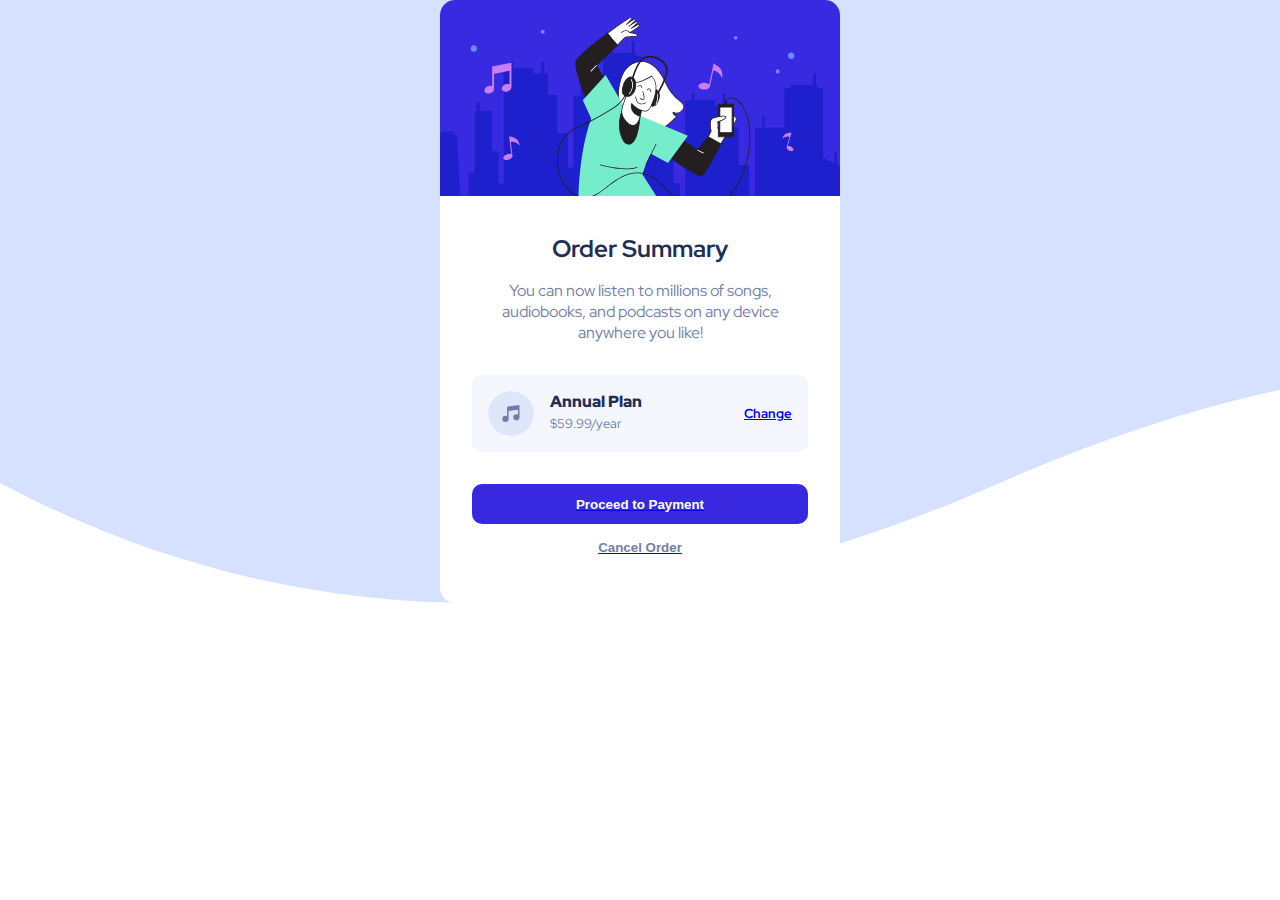
<file: index.html>
<!DOCTYPE html>
<html lang="en">
  <head>
    <meta charset="UTF-8" />
    <meta name="viewport" content="width=device-width, initial-scale=1.0" />
    <!-- displays site properly based on user's device -->

    <title>Frontend Mentor | Order summary card</title>
    <link
      rel="icon"
      type="image/png"
      sizes="32x32"
      href="./images/favicon-32x32.png"
    />
    <link rel="stylesheet" href="base.css" />
    <link
      href="https://fonts.googleapis.com/css2?family=Red+Hat+Display:wght@500;700;900&display=swap"
      rel="stylesheet"
    />
  </head>
  <body>
    <div class="container">
      <div class="card">
        <img src="images/illustration-hero.svg" alt="illustration-hero" />
        <div class="card-text">
          <h1>Order Summary</h1>
          <h3>
            You can now listen to millions of songs, audiobooks, and podcasts on any device anywhere you like!
          </h3>
        </div>
        <div class="card-pricing">
          <img src="images/icon-music.svg" alt="icon-music" />
          <div class="plan">
            <b>Annual Plan</b>
            <span class="price">$59.99/year</span>
          </div>
          <a href="#">Change</button>
        </div>
        <div class="card-actions">
          <button class="proceed">Proceed to Payment</button>
          <button class="cancel">Cancel Order</button>
        </div>
      </div>
    </div>
  </body>
</html>
</file>
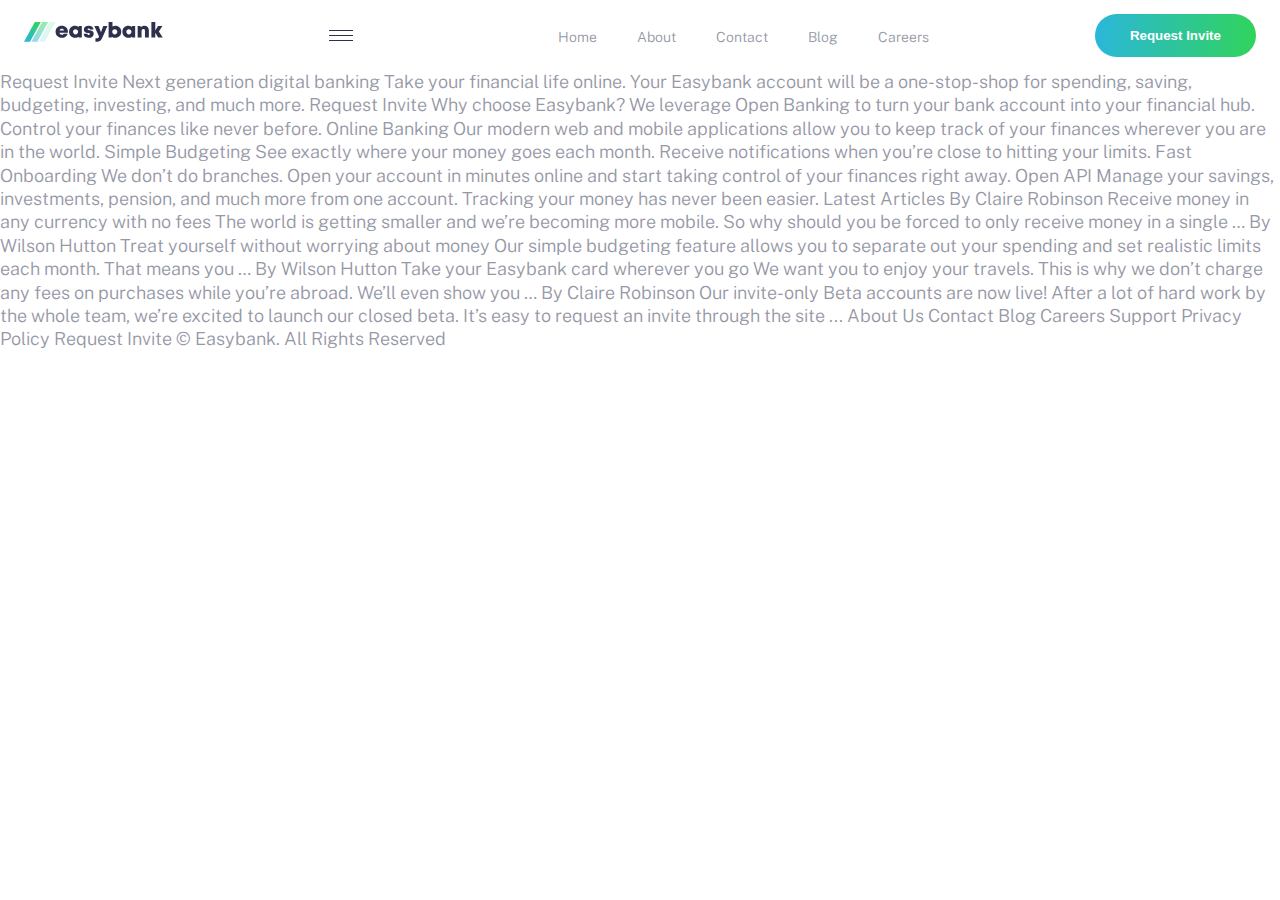
<file: easybank-landing-page-master/index.html>
<!DOCTYPE html>
<html lang="en">
  <head>
    <meta charset="UTF-8" />
    <meta name="viewport" content="width=device-width, initial-scale=1.0" />
    <link
      rel="icon"
      type="image/png"
      sizes="32x32"
      href="./images/favicon-32x32.png"
    />
    <link rel="stylesheet" href="./styles.css" />
    <title>Frontend Mentor | Easybank landing page</title>
  </head>
  <body>
    <header>
      <div class="overlay close"></div>
      <nav>
        <a href="/" class="logo">
          <img src="./images/logo.svg" alt="Easybank Logo" />
        </a>
        <a href="#" id="hamburger">
          <img src="./images/icon-hamburger.svg" alt="menu" />
        </a>
        <a href="#" id="close" class="close">
          <img src="./images/icon-close.svg" alt="menu" />
        </a>
        <ul class="menu">
          <li>
            <a href="#">Home</a>
          </li>
          <li><a href="#about">About</a></li>
          <li><a href="#contact">Contact</a></li>
          <li><a href="#blog">Blog</a></li>
          <li><a href="#careers">Careers</a></li>
        </ul>

        <button type="button">Request Invite</button>
      </nav>
    </header>

    Request Invite Next generation digital banking Take your financial life
    online. Your Easybank account will be a one-stop-shop for spending, saving,
    budgeting, investing, and much more. Request Invite Why choose Easybank? We
    leverage Open Banking to turn your bank account into your financial hub.
    Control your finances like never before. Online Banking Our modern web and
    mobile applications allow you to keep track of your finances wherever you
    are in the world. Simple Budgeting See exactly where your money goes each
    month. Receive notifications when you’re close to hitting your limits. Fast
    Onboarding We don’t do branches. Open your account in minutes online and
    start taking control of your finances right away. Open API Manage your
    savings, investments, pension, and much more from one account. Tracking your
    money has never been easier. Latest Articles By Claire Robinson Receive
    money in any currency with no fees The world is getting smaller and we’re
    becoming more mobile. So why should you be forced to only receive money in a
    single … By Wilson Hutton Treat yourself without worrying about money Our
    simple budgeting feature allows you to separate out your spending and set
    realistic limits each month. That means you … By Wilson Hutton Take your
    Easybank card wherever you go We want you to enjoy your travels. This is why
    we don’t charge any fees on purchases while you’re abroad. We’ll even show
    you … By Claire Robinson Our invite-only Beta accounts are now live! After a
    lot of hard work by the whole team, we’re excited to launch our closed beta.
    It’s easy to request an invite through the site ... About Us Contact Blog
    Careers Support Privacy Policy Request Invite © Easybank. All Rights
    Reserved

    <script src="script.js"></script>
  </body>
</html>
</file>
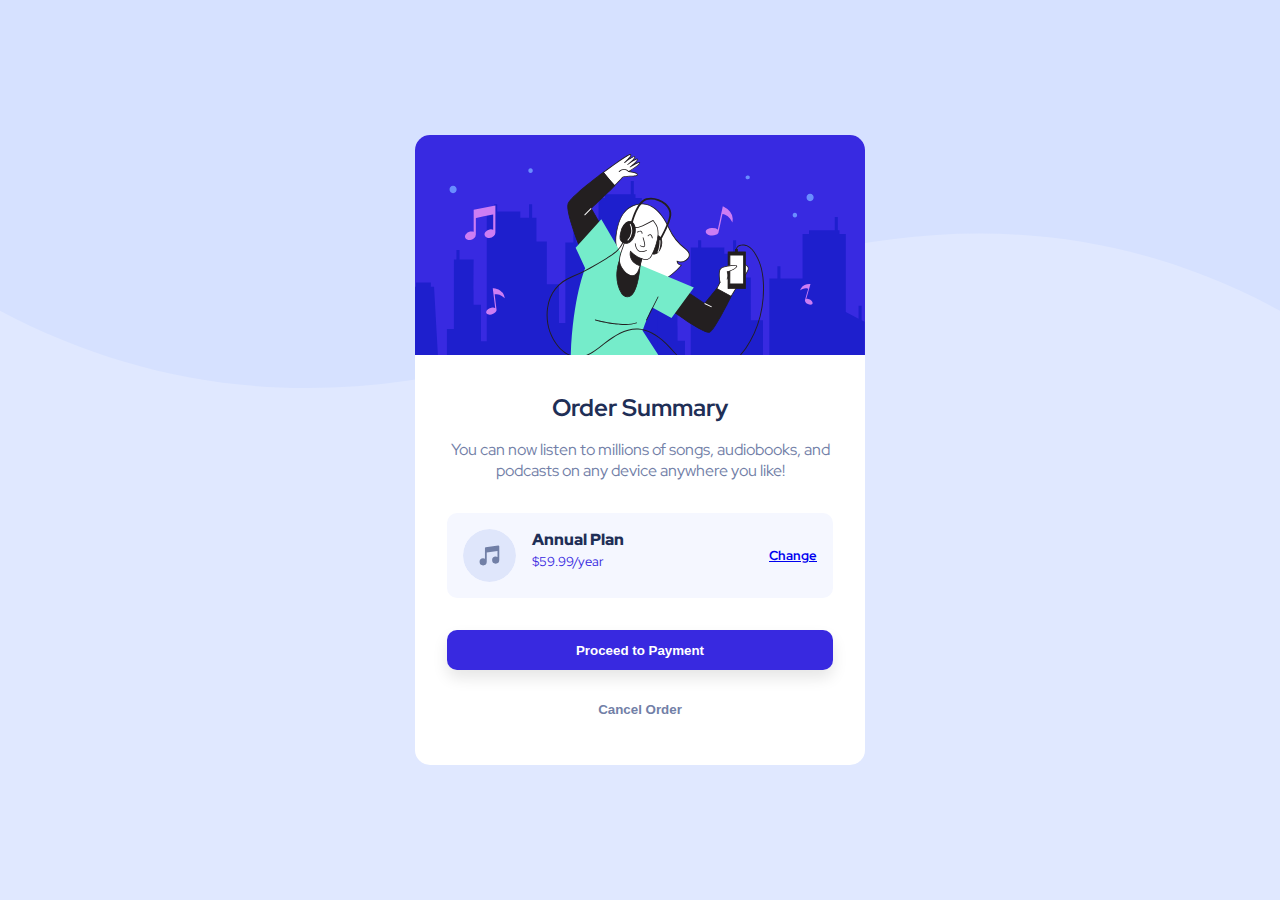
<file: order-summary-component-main/index.html>
<!DOCTYPE html>
<html lang="en">
  <head>
    <meta charset="UTF-8" />
    <meta name="viewport" content="width=device-width, initial-scale=1.0" />
    <!-- displays site properly based on user's device -->

    <title>Frontend Mentor | Order summary card</title>
    <link
      rel="icon"
      type="image/png"
      sizes="32x32"
      href="./images/favicon-32x32.png"
    />
    <link rel="stylesheet" href="styles.css" />
  </head>
  <body>
    <main class="container">
      <div class="card">
        <img src="images/illustration-hero.svg" alt="illustration-hero" />
        <div class="card-text">
          <h1>Order Summary</h1>
          <h3>
            You can now listen to millions of songs, audiobooks, and podcasts on
            any device anywhere you like!
          </h3>
        </div>
        <div class="card-pricing">
          <img src="images/icon-music.svg" alt="icon-music" />
          <div class="plan">
            <b>Annual Plan</b>
            <span class="price">$59.99/year</span>
          </div>
          <a href="#">Change</a>
        </div>
        <div class="card-actions">
          <button class="proceed">Proceed to Payment</button>
          <button class="cancel">Cancel Order</button>
        </div>
      </div>
    </main>
  </body>
</html>
</file>
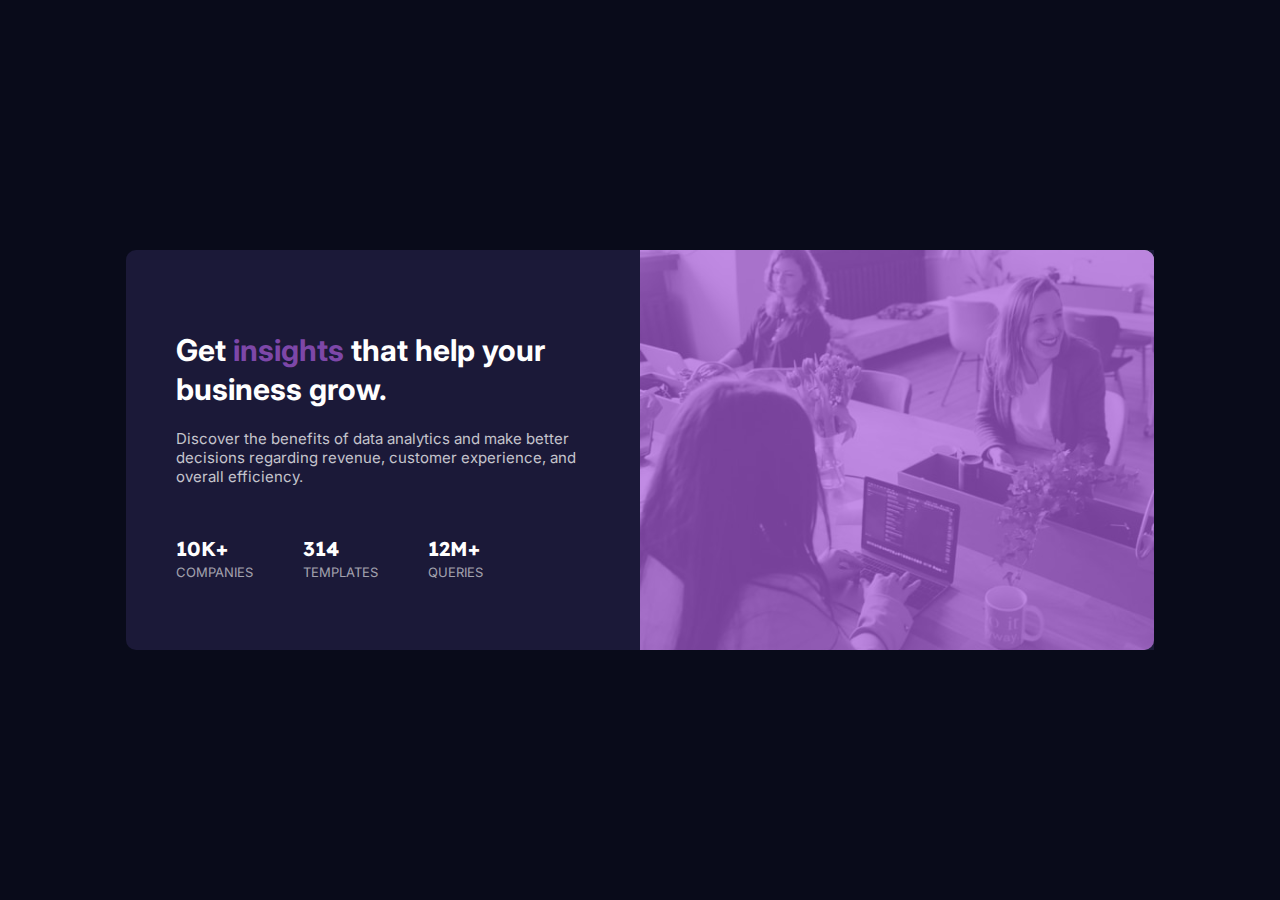
<file: stats-preview-card-component-main/index.html>
<!DOCTYPE html>
<html lang="en">
  <head>
    <meta charset="UTF-8" />
    <meta name="viewport" content="width=device-width, initial-scale=1.0" />
    <link
      rel="icon"
      type="image/png"
      sizes="32x32"
      href="./images/favicon-32x32.png"
    />
    <link rel="stylesheet" href="styles.css" />
    <title>Frontend Mentor | Stats preview card component</title>
  </head>
  <body>
    <main class="container">
      <div class="card picture">
        <div class="overlay"></div>
      </div>

      <div class="card">
        <h1>Get <span>insights</span> that help your business grow.</h1>
        <p>
          Discover the benefits of data analytics and make better decisions
          regarding revenue, customer experience, and overall efficiency.
        </p>
        <ul>
          <li><span>10k+</span> companies</li>
          <li><span>314</span> templates</li>
          <li><span>12M+</span> queries</li>
        </ul>
      </div>
    </main>
  </body>
</html>
</file>
<file: base.css>
* {
  margin: 0;
  padding: 0;
}

body {
  background-image: url('/images/pattern-background-desktop.svg');
  background-repeat: no-repeat;
  background-size: cover;
  font-size: 16px;
  font-family: 'Red Hat Display', sans-serif;
  color: hsl(223, 47%, 23%);
}

.container {
  display: flex;
  justify-content: center;
}

.card {
  border-radius: 15px;
  width: 400px;
  overflow: hidden;
  background-color: #fff;
}

.card img {
  width: 100%;
  object-fit: cover;
}

.card .card-text {
  display: flex;
  flex-direction: column;
  justify-content: center;
  align-items: center;
  margin: 2rem;
}

.card .card-text h1 {
  font-size: 1.5rem;
  margin-bottom: 1rem;
}

.card .card-text h3 {
  font-size: 1rem;
  text-align: center;
  font-weight: normal;
  color: hsl(224, 23%, 55%);
}

.card .card-pricing {
  background-color: hsl(225, 100%, 98%);
  display: flex;
  flex-direction: row;
  margin: 2rem;
  padding: 1rem;
  border-radius: 10px;
}

.card .card-pricing img {
  width: 15%;
  object-fit: cover;
  border-radius: 50%;
}

.card .card-pricing .plan {
  display: flex;
  flex-direction: column;
  flex-grow: 1;
  margin-left: 1rem;
}

.card .card-pricing .plan b {
  font-weight: 900;
}

.card .card-pricing .plan .price {
  font-size: 0.8rem;
  margin-top: 0.2rem;
  color: hsl(224, 23%, 55%);
}

.card .card-pricing a {
  display: flex;
  justify-content: center;
  align-items: center;
  font-size: 0.8rem;
  font-weight: bold;
}

.card .card-pricing a:hover {
  color: rgb(117, 107, 215);
  text-decoration: none;
}

.card .card-actions {
  margin: 2rem;
  display: flex;
  flex-direction: column;
}

.card .card-actions button {
  margin-bottom: 1rem;
}

.card .card-actions .proceed {
  background-color: hsl(245, 75%, 52%);
  height: 2.5rem;
  color: #fff;
  font-weight: 700;
  border: 0;
  border-radius: 10px;
  cursor: pointer;
}

.card .card-actions .cancel {
  background-color: transparent;
  border: 0;
  color: hsl(224, 23%, 55%);
  font-weight: 700;
  text-decoration: none;
}
</file>
<file: easybank-landing-page-master/styles.css>
@import url('https://fonts.googleapis.com/css2?family=Public+Sans:wght@300;400;700&display=swap');

/* Variables */
:root {
  /* Colors */
  --dark-blue: hsl(233, 26%, 24%);
  --lime-green: hsl(136, 65%, 51%);
  --bright-cyan: hsl(192, 70%, 51%);
  --grayish-blue: hsl(233, 8%, 62%);
  --light-grayish-blue: hsl(220, 16%, 96%);
  --very-light-gray: hsl(0, 0%, 98%);
  --white: hsl(0, 0%, 100%);

  /* Font Sizes */
  --font-small: 0.875rem; /* 14px */
  --font-medium: 1.125rem; /* 18px */
}

html {
  font-size: 100%;
  box-sizing: border-box;
}

*,
*::before,
*::after {
  box-sizing: inherit;
}

a,
a:visited,
a:hover {
  color: var(--grayish-blue);
  text-decoration: none;
}

ul,
li {
  list-style-type: none;
}

button {
  padding: 0.875rem 2.1875rem;
  border-radius: 25px;
  cursor: pointer;
  background: linear-gradient(to left, var(--lime-green), var(--bright-cyan));
  border: 0;
  color: var(--white);
  font-weight: 700;
  transition: opacity 300ms ease-in-out;
}

button:hover {
  opacity: 0.75;
}

body {
  color: var(--grayish-blue);
  margin: 0;
  padding: 0;
  line-height: 1.3;
  font-family: 'Public Sans', sans-serif;
  font-size: var(--font-medium);
  font-weight: 300;
}

header {
  z-index: 2;
}

.overlay {
  position: fixed;
  top: 4.375rem;
  left: 0px;
  right: 0px;
  bottom: 0px;
  background-image: linear-gradient(var(--dark-blue), transparent);
}

.close {
  display: none;
}

header nav {
  height: 70px;
  background: var(--white);
  display: flex;
  align-items: center;
  justify-content: space-between;
  flex-direction: row;
  padding: 24px;
}

header nav .menu li {
  display: flex;
  flex-direction: column;
  justify-content: space-between;
}

header nav .menu :not(:last-child) {
  margin-right: 40px;
}

header nav .menu li a {
  font-size: var(--font-small);
  transition: color 300ms ease-in-out;
}

header nav .menu li a::before {
  content: '';
  background: linear-gradient(to right, var(--lime-green), var(--bright-cyan));
  height: 5px;
  display: block;
  position: relative;
  opacity: 0;
  bottom: -41px;
  transition: opacity 300ms ease-in-out;
}

header nav .menu li a:hover::before {
  opacity: 1;
}

header nav .menu li a:hover {
  font-weight: 400;
  color: var(--dark-blue);
}

header nav .hambuger {
  cursor: pointer;
}

header nav .menu {
  display: flex;
}

@media screen and (max-width: 720px) {
  header nav .menu,
  header nav button {
    display: none;
  }
}

@media screen and (min-width: 720px) {
  header nav .hamburger {
    display: none;
  }
}
</file>
<file: order-summary-component-main/styles.css>
@import url('https://fonts.googleapis.com/css2?family=Red+Hat+Display:wght@500;700;900&display=swap');

* {
  margin: 0;
  padding: 0;
  box-sizing: border-box;
}

:root {
  --pale-blue: hsl(225, 100%, 94%);
  --bright-blue: hsl(245, 75%, 52%);
  --very-pale-blue: hsl(225, 100%, 98%);
  --desaturated-blue: hsl(224, 23%, 55%);
  --dark-blue: hsl(223, 47%, 23%);
  --font-size: 16px;
}

html {
  font-family: 'Red Hat Display', sans-serif;
}

body {
  background-image: url('/images/pattern-background-desktop.svg');
  background-size: 100%;
  background-repeat: no-repeat;
  background-color: var(--pale-blue);
  font-size: var(--font-size);
  color: var(--dark-blue);
}

.container {
  height: 100vh;
  display: flex;
  justify-content: center;
  margin: 0 auto;
  align-items: center;
}

.card {
  border-radius: 15px;
  max-width: 450px;
  overflow: hidden;
  background-color: white;
}

.card img {
  width: 100%;
  object-fit: cover;
}

.card .card-text {
  display: flex;
  flex-direction: column;
  justify-content: center;
  align-items: center;
  margin: 2rem;
}

.card .card-text h1 {
  font-size: 1.5rem;
  margin-bottom: 1rem;
}

.card .card-text h3 {
  font-size: 1rem;
  text-align: center;
  font-weight: normal;
  color: var(--desaturated-blue);
}

.card .card-pricing {
  background-color: var(--very-pale-blue);
  display: flex;
  flex-direction: row;
  margin: 2rem;
  padding: 1rem;
  border-radius: 10px;
}

.card .card-pricing img {
  width: 15%;
  object-fit: cover;
  border-radius: 50%;
}

.card .card-pricing .plan {
  display: flex;
  flex-direction: column;
  flex-grow: 1;
  margin-left: 1rem;
}

.card .card-pricing .plan b {
  font-weight: 900;
}

.card .card-pricing .plan .price {
  font-size: 0.8rem;
  margin-top: 0.2rem;
  color: var(--bright-blue);
}

.card .card-pricing a {
  display: flex;
  justify-content: center;
  align-items: center;
  font-size: 0.8rem;
  font-weight: bold;
}

.card .card-pricing a:hover {
  color: rgb(117, 107, 215);
  text-decoration: none;
}

.card .card-actions {
  margin: 2rem;
  display: flex;
  flex-direction: column;
}

.card .card-actions button {
  margin-bottom: 1rem;
  cursor: pointer;
}

.card .card-actions button:active {
  transform: scale(0.99);
}

.card .card-actions .proceed {
  background-color: var(--bright-blue);
  height: 2.5rem;
  color: white;
  font-weight: 700;
  border: 0;
  border-radius: 10px;
  box-shadow: 0px 8px 15px rgba(0, 0, 0, 0.1);
}

.card .card-actions .proceed:active {
  background-color: rgba(118, 108, 241);
}

.card .card-actions .cancel {
  background-color: transparent;
  border: 0;
  color: var(--desaturated-blue);
  margin-top: 1rem;
  font-weight: 700;
}

.card .card-actions .cancel:hover {
  color: var(--dark-blue);
}

@media only screen and (max-width: 375px) {
  .container {
    display: flex;
    justify-content: center;
    margin: 0 auto;
    align-items: center;
    margin: 10px;
  }
}
</file>
<file: stats-preview-card-component-main/styles.css>
@import url('https://fonts.googleapis.com/css2?family=Inter:wght@400;700&family=Lexend+Deca&display=swap');

:root {
  --very-dark-blue: hsl(233, 47%, 7%);
  --dark-desaturated-blue: hsl(244, 38%, 16%);
  --soft-violet: hsla(277, 64%, 61%, 0.7);
  --white: hsl(0, 0%, 100%);
  --trans-white-main: hsla(0, 0%, 100%, 0.75);
  --trans-white-head: hsla(0, 0%, 100%, 0.6);
}

* {
  margin: 0;
  padding: 0;
  box-sizing: border-box;
}

img {
  max-width: 100%;
}

ul {
  list-style-type: none;
}

body {
  background-color: var(--very-dark-blue);
  font-size: 15px;
  font-family: 'Inter', sans-serif;
  color: var(--white);
}

.container {
  background-color: var(--dark-desaturated-blue);
  margin: 50px 20px;
  padding: 0 0 20px;
  color: var(--white);
  text-align: center;
  border-radius: 0 0 10px 10px;
}

.container .picture {
  background: url('./images/image-header-mobile.jpg') no-repeat center/cover;
  height: 300px;
  border-radius: 10px 10px 0 0;
}

.container .picture .overlay {
  background-color: var(--soft-violet);
  height: 300px;
  border-radius: 10px 10px 0 0;
}

.container .card h1 {
  margin: 30px 0 20px;
  padding: 0 20px;
  line-height: 1.3;
}

.container .card h1 span {
  color: var(--soft-violet);
}

.container .card p {
  padding: 0 20px;
  margin-bottom: 50px;
  color: var(--trans-white-main);
}

.container .card ul li {
  margin-bottom: 20px;
  text-transform: uppercase;
  color: var(--trans-white-head);
  font-size: 12px;
}

.container .card ul li span {
  display: block;
  font-family: 'Lexend Deca', sans-serif;
  font-weight: 700;
  font-size: 16px;
  color: white;
}

@media (min-width: 768px) {
  .container {
    display: flex;
    flex-direction: row-reverse;
    align-items: center;
    justify-content: center;
    padding: 0;
    text-align: left;
  }

  .container .picture {
    background: url('./images//image-header-desktop.jpg') no-repeat center/cover;
    min-width: 50%;
    height: 400px;
    border-radius: 0 10px 10px 0;
  }

  .container .picture .overlay {
    background-color: var(--soft-violet);
    height: 400px;
    border-radius: 0 10px 10px 0;
  }

  .container {
    border-radius: 10px 0 0 10px;
  }

  .container .card ul {
    display: flex;
    padding-left: 20px;
  }

  .container .card ul li {
    margin-right: 50px;
    font-size: 13px;
  }

  .container .card ul li span {
    display: block;
    font-weight: 700;
    font-family: 'Lexend Deca', sans-serif;
    font-size: 20px;
    margin-bottom: 3px;
  }
}

@media (min-width: 992px) {
  body {
    display: flex;
    align-items: center;
    flex-direction: column;
    justify-content: center;
    min-height: 100vh;
  }

  .container .card:nth-child(2) {
    padding: 0 30px;
  }

  .container .card p {
    margin-bottom: 50px;
  }
}
</file>
